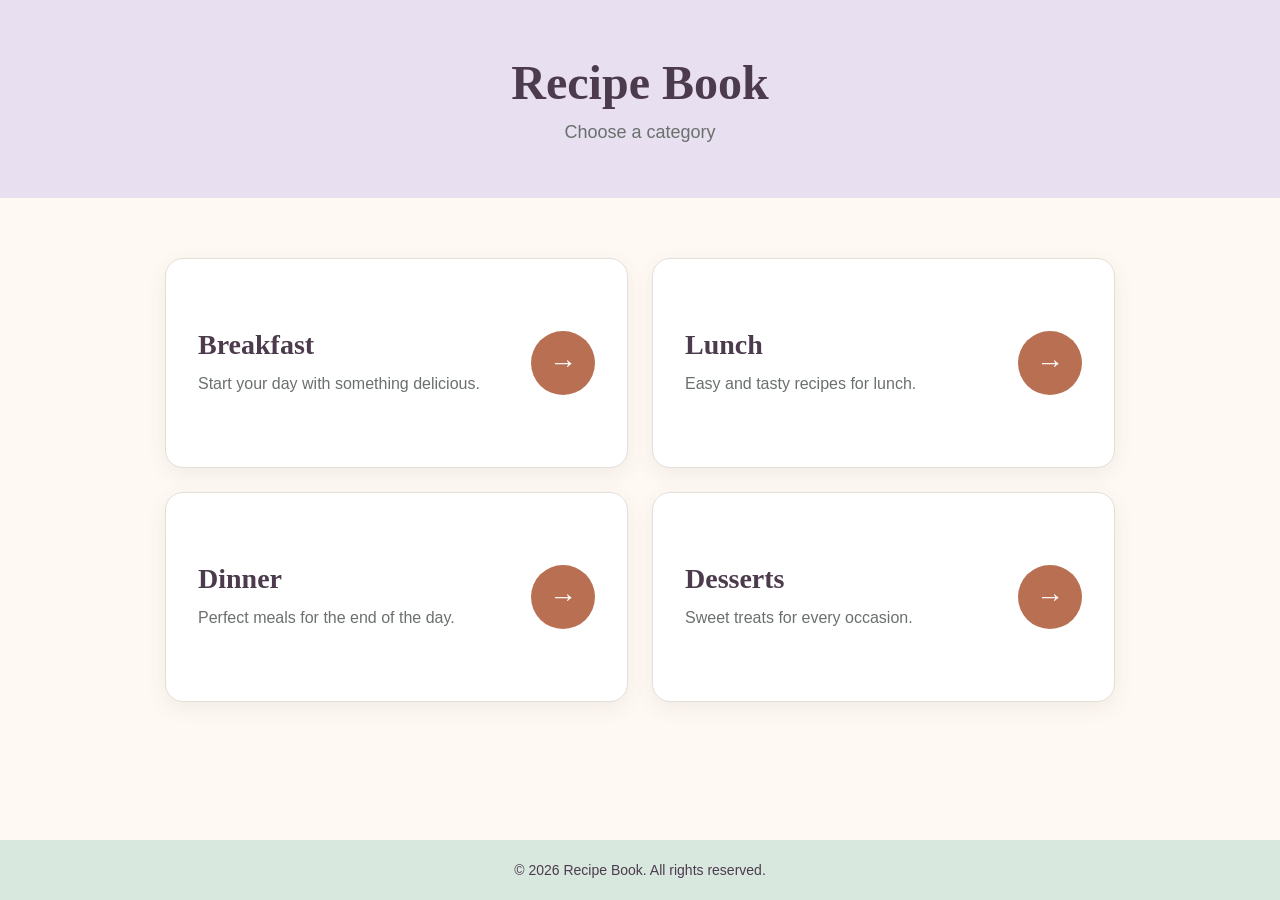
<file: index.html>
<!DOCTYPE html>
<html lang="en">
<head>
    <meta charset="UTF-8">
    <meta name="viewport" content="width=device-width, initial-scale=1.0">
    <title>Recipe Book</title>
    <link rel="stylesheet" href="style.css">
</head>

<body>

    <header>
        <h1>Recipe Book</h1>
        <p>Choose a category</p>
    </header>

    <main>
        <section class="categories">

            <div class="category">
                <div class="category-text">
                    <h2>Breakfast</h2>
                    <p>Start your day with something delicious.</p>
                </div>

                <a href="breakfast.html" class="circle-button">→</a>
            </div>

            <div class="category">
                <div class="category-text">
                    <h2>Lunch</h2>
                    <p>Easy and tasty recipes for lunch.</p>
                </div>

                <a href="lunch.html" class="circle-button">→</a>
            </div>

            <div class="category">
                <div class="category-text">
                    <h2>Dinner</h2>
                    <p>Perfect meals for the end of the day.</p>
                </div>

                <a href="dinner.html" class="circle-button">→</a>
            </div>

            <div class="category">
                <div class="category-text">
                    <h2>Desserts</h2>
                    <p>Sweet treats for every occasion.</p>
                </div>

                <a href="desserts.html" class="circle-button">→</a>
            </div>

        </section>
    </main>

    <footer>
        <p>&copy; 2026 Recipe Book. All rights reserved.</p>
    </footer>

</body>
</html>
</file>
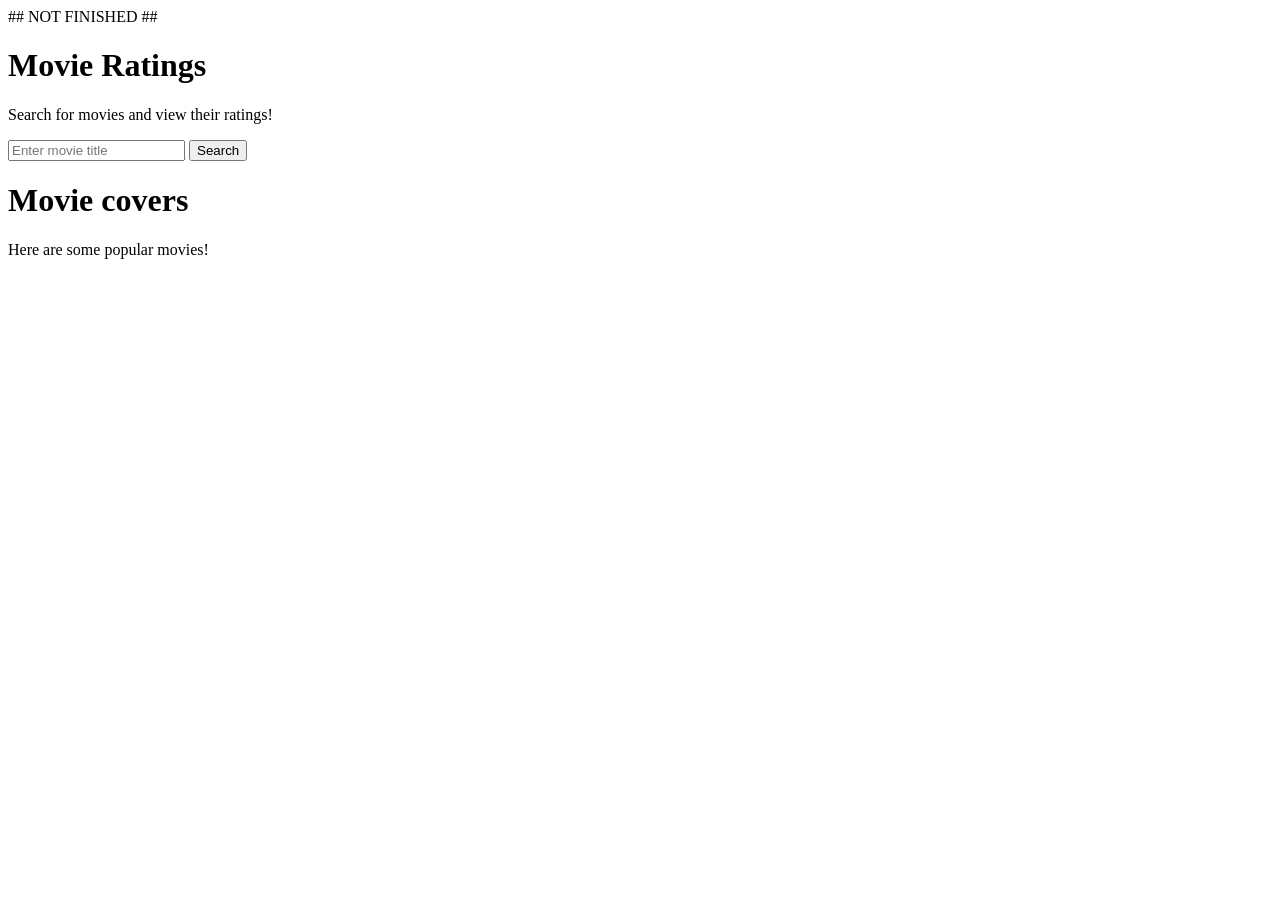
<file: movieRatings.html/index.html>
## NOT FINISHED ##
<!DOCTYPE html>
<html lang="en">
    <head>
        <meta charset="UTF-8">
        <meta name="viewport" content="width=device-width, initial-scale=1.0">
        <title>Movie Ratings</title>
    </head>
    <hero>
        <h1>Movie Ratings</h1>
        <p>Search for movies and view their ratings!</p>

        <form action="/search" method="GET">
            <input type="text" name="query" placeholder="Enter movie title" required>
            <button type="submit">Search</button>
        </form>

    </hero>
    <body>
        <h1>Movie covers</h1>
        <p>Here are some popular movies!</p>    


    </body>
</html>
</file>
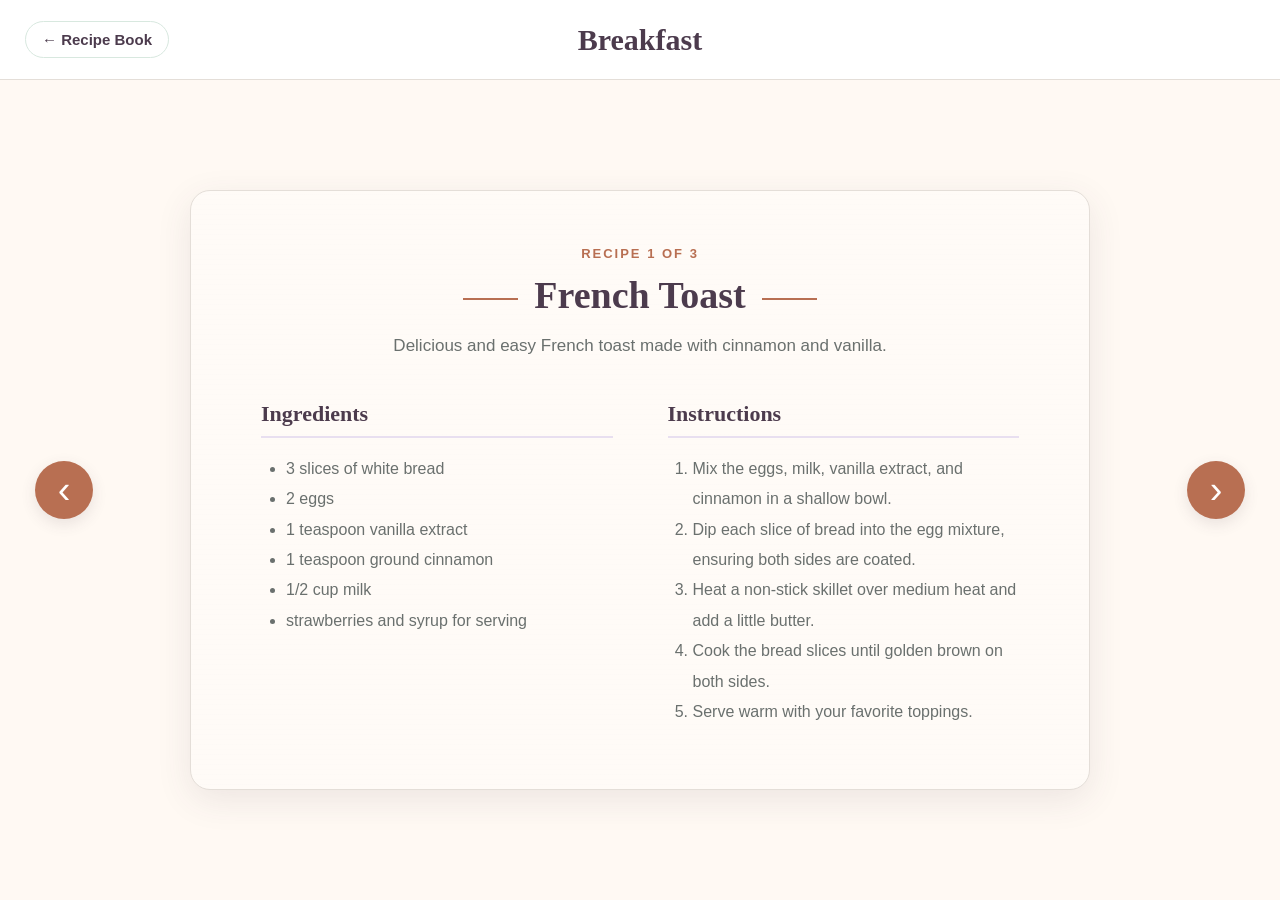
<file: breakfast.html>
<!DOCTYPE html>
<html lang="en">
<head>
    <meta charset="UTF-8">
    <meta name="viewport" content="width=device-width, initial-scale=1.0">
    <title>Breakfast Recipes</title>
    <link rel="stylesheet" href="style.css">
</head>

<body>

<nav class="navbar">
    <a href="index.html" class="home-button">← Recipe Book</a>
    <h1>Breakfast</h1>
</nav>

<main class="recipe-container">

    <button class="page-arrow left-arrow" onclick="previousRecipe()">‹</button>

    <article class="recipe-page">

        <div class="recipe-number" id="recipeNumber">
            Recipe 1 of 3
        </div>

        <h2 id="recipeTitle">French Toast</h2>

        <p class="description" id="recipeDescription">
            Delicious and easy French toast made with cinnamon and vanilla.
        </p>

        <div class="recipe-content">

            <section>
                <h3>Ingredients</h3>
                <ul id="ingredients"></ul>
            </section>

            <section>
                <h3>Instructions</h3>
                <ol id="instructions"></ol>
            </section>

        </div>

    </article>

    <button class="page-arrow right-arrow" onclick="nextRecipe()">›</button>

</main>


<script>

const recipes = [

    {
        title: "French Toast",

        description:
        "Delicious and easy French toast made with cinnamon and vanilla.",

        ingredients: [
            "3 slices of white bread",
            "2 eggs",
            "1 teaspoon vanilla extract",
            "1 teaspoon ground cinnamon",
            "1/2 cup milk",
            "strawberries and syrup for serving"
        ],

        instructions: [
            "Mix the eggs, milk, vanilla extract, and cinnamon in a shallow bowl.",
            "Dip each slice of bread into the egg mixture, ensuring both sides are coated.",
            "Heat a non-stick skillet over medium heat and add a little butter.",
            "Cook the bread slices until golden brown on both sides.",
            "Serve warm with your favorite toppings."
        ]
    },


    {
        title: "Oatmeal with Fresh Berries",

        description:
        "A warm and hearty bowl of oatmeal topped with fresh berries and condensed milk.",

        ingredients: [
            "1 cup of oats",
            "1 cup of water",
            "2 cinnamon sticks",
            "1 teaspoon vanilla extract",
            "1/2 cup of sugar",
            "1/2 cup mixed fresh berries",
            "1 tablespoon of condensed milk or honey for drizzling"
        ],

        instructions: [
            "Add water and cinnamon sticks to a pot and bring to a simmer.",
            "Add the oats and cook until they reach your desired consistency.",
            "Mix in vanilla extract and sugar.",
            "Remove the cinnamon sticks and serve the oatmeal in bowls.",
            "Top with fresh berries and drizzle with condensed milk or honey."
        ]
    },


    {
        title: "Biscuits and Gravy",

        description:
        "A hearty breakfast dish featuring flaky biscuits and creamy gravy.",

        ingredients: [
            "1 pack of ground breakfast sausage",
            "2 tablespoond of butter",
            "1/4 cup of flour",
            "2 cups of milk",
            "Salt",
            "Black pepper"
        ],

        instructions: [
            "brown the sausage until fully cooked.",
            "add in butter and flour and stir for a coumple minutes",
            "add in the milk,salt,and pepper",
            "let it cool for a little to thicken up"
        ]
    }

];

let currentRecipe = 0;


function displayRecipe() {

    const recipe = recipes[currentRecipe];

    document.getElementById("recipeNumber").textContent =
        `Recipe ${currentRecipe + 1} of ${recipes.length}`;

    document.getElementById("recipeTitle").textContent =
        recipe.title;

    document.getElementById("recipeDescription").textContent =
        recipe.description;


    const ingredientsList =
        document.getElementById("ingredients");

    ingredientsList.innerHTML = "";

    recipe.ingredients.forEach(function(ingredient) {

        const li = document.createElement("li");

        li.textContent = ingredient;

        ingredientsList.appendChild(li);

    });


    const instructionsList =
        document.getElementById("instructions");

    instructionsList.innerHTML = "";

    recipe.instructions.forEach(function(instruction) {

        const li = document.createElement("li");

        li.textContent = instruction;

        instructionsList.appendChild(li);

    });

}


function nextRecipe() {

    currentRecipe++;

    if (currentRecipe >= recipes.length) {
        currentRecipe = 0;
    }

    displayRecipe();

}


function previousRecipe() {

    currentRecipe--;

    if (currentRecipe < 0) {
        currentRecipe = recipes.length - 1;
    }

    displayRecipe();

}


displayRecipe();

</script>

</body>
</html>
</file>
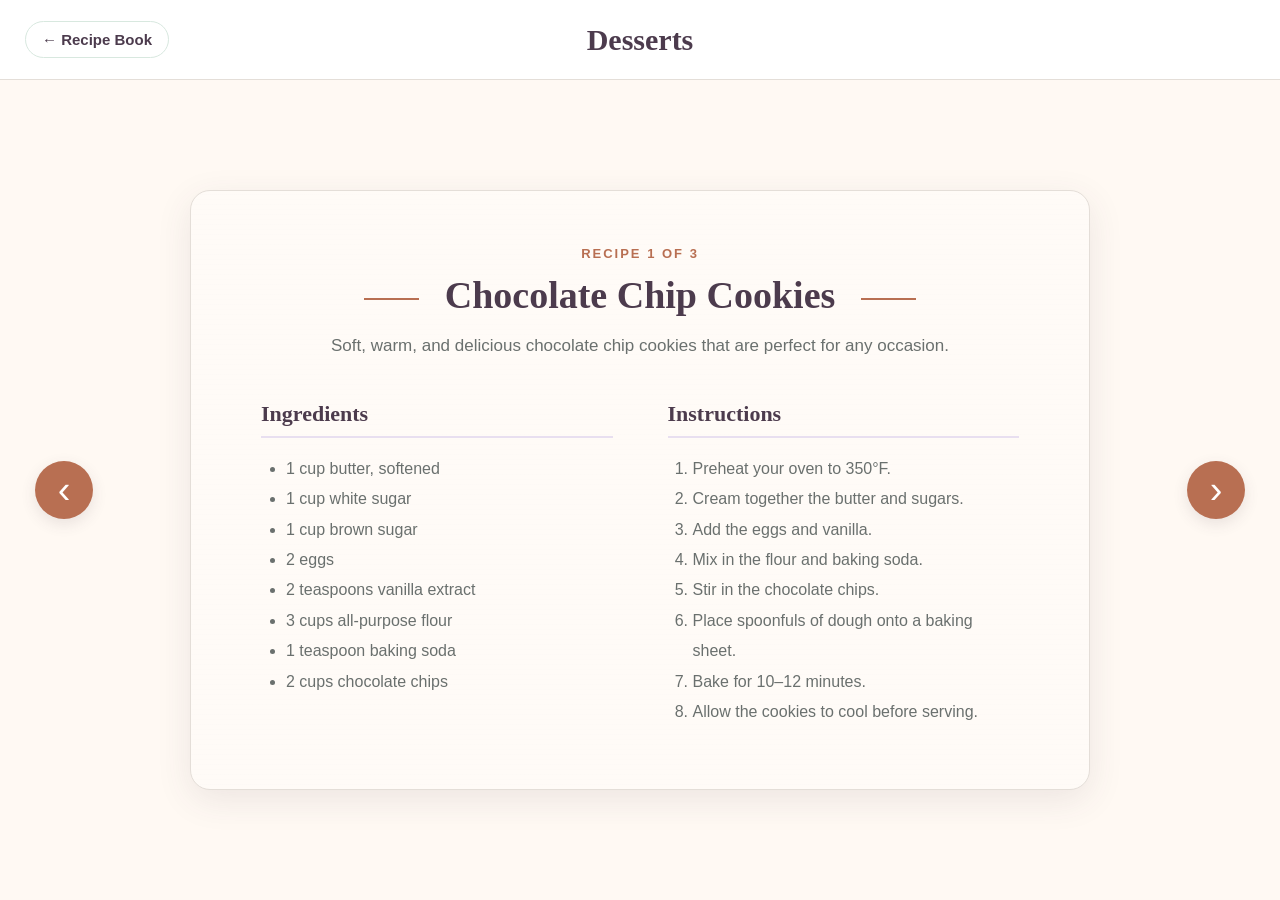
<file: desserts.html>
<!DOCTYPE html>
<html lang="en">
<head>
    <meta charset="UTF-8">
    <meta name="viewport" content="width=device-width, initial-scale=1.0">

    <title>Dessert Recipes</title>

    <link rel="stylesheet" href="style.css">
</head>

<body>

    <!-- Navigation -->
    <nav class="navbar">

        <a href="index.html" class="home-button">
            ← Recipe Book
        </a>

        <h1>Desserts</h1>

    </nav>


    <!-- Recipe Book -->
    <main class="recipe-container">

        <!-- Left Arrow -->
        <button class="page-arrow left-arrow" onclick="previousRecipe()">
            ‹
        </button>


        <!-- Recipe Page -->
        <article class="recipe-page">

            <div class="recipe-number" id="recipeNumber">
                Recipe 1 of 3
            </div>

            <h2 id="recipeTitle">
                Chocolate Chip Cookies
            </h2>

            <p class="description" id="recipeDescription">
                Soft, warm, and delicious chocolate chip cookies
                that are perfect for any occasion.
            </p>


            <div class="recipe-content">

                <!-- Ingredients -->
                <section>

                    <h3>Ingredients</h3>

                    <ul id="ingredients">
                        <li>1 cup butter, softened</li>
                        <li>1 cup white sugar</li>
                        <li>1 cup brown sugar</li>
                        <li>2 eggs</li>
                        <li>2 teaspoons vanilla extract</li>
                        <li>3 cups all-purpose flour</li>
                        <li>1 teaspoon baking soda</li>
                        <li>2 cups chocolate chips</li>
                    </ul>

                </section>


                <!-- Instructions -->
                <section>

                    <h3>Instructions</h3>

                    <ol id="instructions">
                        <li>Preheat your oven to 350°F.</li>
                        <li>Cream together the butter and sugars.</li>
                        <li>Add the eggs and vanilla.</li>
                        <li>Mix in the flour and baking soda.</li>
                        <li>Stir in the chocolate chips.</li>
                        <li>Place spoonfuls of dough onto a baking sheet.</li>
                        <li>Bake for 10–12 minutes.</li>
                        <li>Allow the cookies to cool before serving.</li>
                    </ol>

                </section>

            </div>

        </article>


        <!-- Right Arrow -->
        <button class="page-arrow right-arrow" onclick="nextRecipe()">
            ›
        </button>

    </main>


    <!-- JavaScript -->
    <script>

        const recipes = [

            {
                title: "Chocolate Chip Cookies",

                description:
                    "Soft, warm, and delicious chocolate chip cookies that are perfect for any occasion.",

                ingredients: [
                    "1 cup butter, softened",
                    "1 cup white sugar",
                    "1 cup brown sugar",
                    "2 eggs",
                    "2 teaspoons vanilla extract",
                    "3 cups all-purpose flour",
                    "1 teaspoon baking soda",
                    "2 cups chocolate chips"
                ],

                instructions: [
                    "Preheat your oven to 350°F.",
                    "Cream together the butter and sugars.",
                    "Add the eggs and vanilla.",
                    "Mix in the flour and baking soda.",
                    "Stir in the chocolate chips.",
                    "Place spoonfuls of dough onto a baking sheet.",
                    "Bake for 10–12 minutes.",
                    "Allow the cookies to cool before serving."
                ]
            },


            {
                title: "Classic Cheesecake",

                description:
                    "A creamy cheesecake with a buttery biscuit crust.",

                ingredients: [
                    "2 cups graham cracker crumbs",
                    "½ cup melted butter",
                    "24 oz cream cheese",
                    "1 cup sugar",
                    "3 eggs",
                    "1 teaspoon vanilla extract",
                    "1 cup sour cream"
                ],

                instructions: [
                    "Preheat the oven to 325°F.",
                    "Mix the crumbs and melted butter.",
                    "Press the mixture into a cake pan.",
                    "Beat the cream cheese and sugar together.",
                    "Add the eggs and vanilla.",
                    "Mix in the sour cream.",
                    "Pour the filling over the crust.",
                    "Bake for 55–60 minutes.",
                    "Cool completely before serving."
                ]
            },


            {
                title: "Strawberry Shortcake",

                description:
                    "Sweet strawberries, fluffy whipped cream, and soft shortcake come together in this classic dessert.",

                ingredients: [
                    "2 cups strawberries",
                    "¼ cup sugar",
                    "2 cups flour",
                    "¼ cup sugar",
                    "1 tablespoon baking powder",
                    "½ cup butter",
                    "¾ cup milk",
                    "1 cup whipped cream"
                ],

                instructions: [
                    "Slice the strawberries.",
                    "Mix them with sugar and set aside.",
                    "Mix the flour, sugar, and baking powder.",
                    "Cut in the butter.",
                    "Add the milk and mix gently.",
                    "Bake at 425°F for about 15 minutes.",
                    "Allow the shortcakes to cool.",
                    "Top with strawberries and whipped cream."
                ]
            }

        ];


        let currentRecipe = 0;


        function displayRecipe() {

            const recipe = recipes[currentRecipe];


            // Change recipe number
            document.getElementById("recipeNumber").textContent =
                `Recipe ${currentRecipe + 1} of ${recipes.length}`;


            // Change title
            document.getElementById("recipeTitle").textContent =
                recipe.title;


            // Change description
            document.getElementById("recipeDescription").textContent =
                recipe.description;


            // Change ingredients
            const ingredientsList =
                document.getElementById("ingredients");

            ingredientsList.innerHTML = "";

            recipe.ingredients.forEach(function(ingredient) {

                const li = document.createElement("li");

                li.textContent = ingredient;

                ingredientsList.appendChild(li);

            });


            // Change instructions
            const instructionsList =
                document.getElementById("instructions");

            instructionsList.innerHTML = "";

            recipe.instructions.forEach(function(instruction) {

                const li = document.createElement("li");

                li.textContent = instruction;

                instructionsList.appendChild(li);

            });

        }


        function nextRecipe() {

            currentRecipe++;

            if (currentRecipe >= recipes.length) {
                currentRecipe = 0;
            }

            displayRecipe();

        }


        function previousRecipe() {

            currentRecipe--;

            if (currentRecipe < 0) {
                currentRecipe = recipes.length - 1;
            }

            displayRecipe();

        }

    </script>

</body>
</html>
</file>
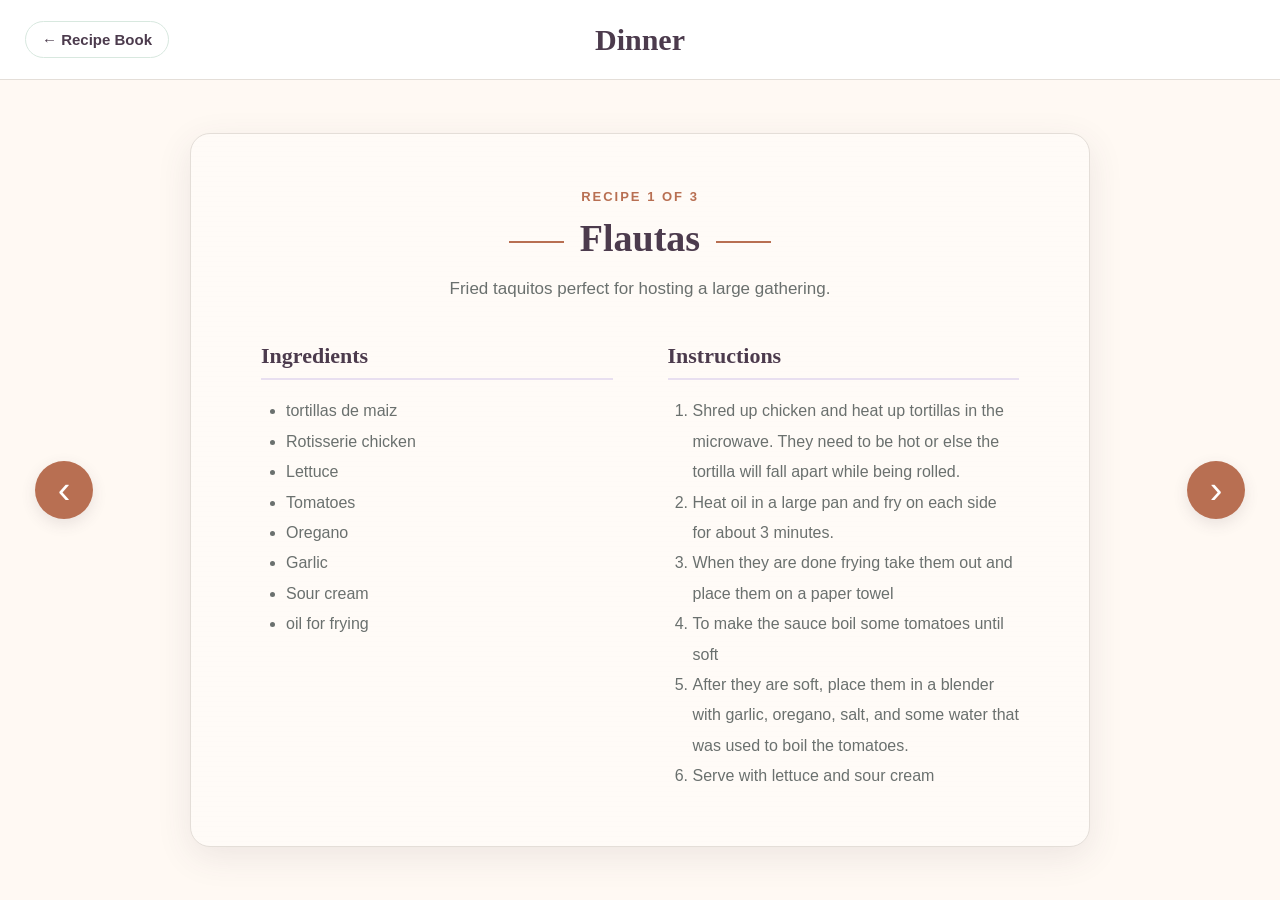
<file: dinner.html>
<!DOCTYPE html>
<html lang="en">
<head>
    <meta charset="UTF-8">
    <meta name="viewport" content="width=device-width, initial-scale=1.0">
    <title>Dinner Recipes</title>
    <link rel="stylesheet" href="style.css">
</head>

<body>

<nav class="navbar">
    <a href="index.html" class="home-button">← Recipe Book</a>
    <h1>Dinner</h1>
</nav>

<main class="recipe-container">

    <button class="page-arrow left-arrow" onclick="previousRecipe()">‹</button>

    <article class="recipe-page">

        <div class="recipe-number" id="recipeNumber">
            Recipe 1 of 3
        </div>

        <h2 id="recipeTitle">Flautas</h2>

        <p class="description" id="recipeDescription">
            Fried taquitos perfect for hosting a large gathering.
        </p>

        <div class="recipe-content">

            <section>
                <h3>Ingredients</h3>
                <ul id="ingredients"></ul>
            </section>

            <section>
                <h3>Instructions</h3>
                <ol id="instructions"></ol>
            </section>

        </div>

    </article>

    <button class="page-arrow right-arrow" onclick="nextRecipe()">›</button>

</main>


<script>

const recipes = [

    {
        title: "Flautas",

        description:
        "Fried taquitos perfect for hosting a large gathering.",

        ingredients: [
            "tortillas de maiz",
            "Rotisserie chicken",
            "Lettuce",
            "Tomatoes",
            "Oregano",
            "Garlic",
            "Sour cream",
            "oil for frying"
        ],

        instructions: [
            "Shred up chicken and heat up tortillas in the microwave. They need to be hot or else the tortilla will fall apart while being rolled.",
            "Heat oil in a large pan and fry on each side for about 3 minutes.",
            "When they are done frying take them out and place them on a paper towel",
            "To make the sauce boil some tomatoes until soft",
            "After they are soft, place them in a blender with garlic, oregano, salt, and some water that was used to boil the tomatoes.",
            "Serve with lettuce and sour cream"
        ]
    },


    {
        title: "Roasted Chicken",

        description:
        "Juicy roasted chicken with crispy skin and flavorful herbs.",

        ingredients: [
            "2 chicken breasts",
            "2 tablespoons olive oil",
            "1 teaspoon garlic powder",
            "1 teaspoon paprika",
            "1 teaspoon Italian seasoning",
            "Salt",
            "Black pepper"
        ],

        instructions: [
            "Preheat the oven to 400°F.",
            "Place the chicken on a baking sheet.",
            "Drizzle the chicken with olive oil.",
            "Season with garlic powder and paprika.",
            "Add Italian seasoning, salt, and pepper.",
            "Roast for approximately 25–30 minutes.",
            "Check that the chicken is fully cooked.",
            "Let the chicken rest before serving."
        ]
    },


    {
        title: "Beef Tacos",

        description:
        "Seasoned beef tacos topped with fresh vegetables and cheese.",

        ingredients: [
            "1 lb ground beef",
            "8 taco shells",
            "1 packet taco seasoning",
            "1 cup shredded lettuce",
            "1 tomato, diced",
            "1 cup shredded cheese",
            "Sour cream",
            "Salsa"
        ],

        instructions: [
            "Brown the ground beef in a pan.",
            "Drain any excess grease.",
            "Add the taco seasoning.",
            "Add water according to the seasoning instructions.",
            "Simmer until the beef is fully seasoned.",
            "Warm the taco shells.",
            "Fill the shells with the beef.",
            "Add lettuce, tomato, and cheese.",
            "Top with sour cream and salsa."
        ]
    }

];

let currentRecipe = 0;


function displayRecipe() {

    const recipe = recipes[currentRecipe];

    document.getElementById("recipeNumber").textContent =
        `Recipe ${currentRecipe + 1} of ${recipes.length}`;

    document.getElementById("recipeTitle").textContent =
        recipe.title;

    document.getElementById("recipeDescription").textContent =
        recipe.description;


    const ingredientsList =
        document.getElementById("ingredients");

    ingredientsList.innerHTML = "";

    recipe.ingredients.forEach(function(ingredient) {

        const li = document.createElement("li");

        li.textContent = ingredient;

        ingredientsList.appendChild(li);

    });


    const instructionsList =
        document.getElementById("instructions");

    instructionsList.innerHTML = "";

    recipe.instructions.forEach(function(instruction) {

        const li = document.createElement("li");

        li.textContent = instruction;

        instructionsList.appendChild(li);

    });

}


function nextRecipe() {

    currentRecipe++;

    if (currentRecipe >= recipes.length) {
        currentRecipe = 0;
    }

    displayRecipe();

}


function previousRecipe() {

    currentRecipe--;

    if (currentRecipe < 0) {
        currentRecipe = recipes.length - 1;
    }

    displayRecipe();

}


displayRecipe();

</script>

</body>
</html>
</file>
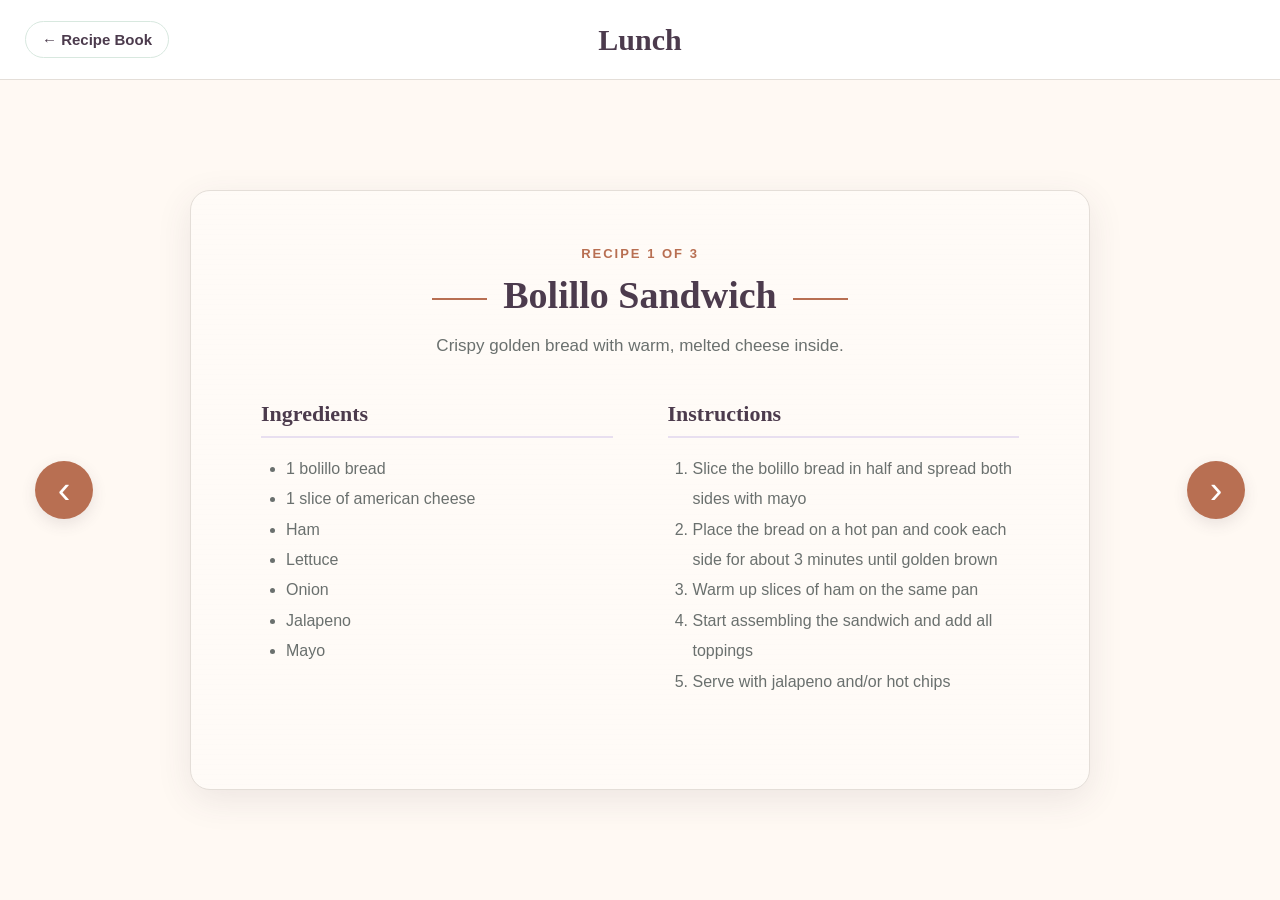
<file: lunch.html>
<!DOCTYPE html>
<html lang="en">
<head>
    <meta charset="UTF-8">
    <meta name="viewport" content="width=device-width, initial-scale=1.0">
    <title>Lunch Recipes</title>
    <link rel="stylesheet" href="style.css">
</head>

<body>

<nav class="navbar">
    <a href="index.html" class="home-button">← Recipe Book</a>
    <h1>Lunch</h1>
</nav>

<main class="recipe-container">

    <button class="page-arrow left-arrow" onclick="previousRecipe()">‹</button>

    <article class="recipe-page">

        <div class="recipe-number" id="recipeNumber">
            Recipe 1 of 3
        </div>

        <h2 id="recipeTitle">Bolillo Sandwich</h2>

        <p class="description" id="recipeDescription">
            A decicious and filling sandwich
        </p>

        <div class="recipe-content">

            <section>
                <h3>Ingredients</h3>
                <ul id="ingredients"></ul>
            </section>

            <section>
                <h3>Instructions</h3>
                <ol id="instructions"></ol>
            </section>

        </div>

    </article>

    <button class="page-arrow right-arrow" onclick="nextRecipe()">›</button>

</main>


<script>

const recipes = [

    {
        title: "Bolillo Sandwich",

        description:
        "Crispy golden bread with warm, melted cheese inside.",

        ingredients: [
            "1 bolillo bread",
            "1 slice of american cheese",
            "Ham",
            "Lettuce",
            "Onion",
            "Jalapeno",
            "Mayo"
        ],

        instructions: [
            "Slice the bolillo bread in half and spread both sides with mayo",
            "Place the bread on a hot pan and cook each side for about 3 minutes until golden brown",
            "Warm up slices of ham on the same pan",
            "Start assembling the sandwich and add all toppings",
            "Serve with jalapeno and/or hot chips"
        ]
    },


    {
        title: "Chicken Salad",

        description:
        "A cold chicken salad for everyday",

        ingredients: [
            "1 shredded rotisserie chicken",
            "jalapeno juice",
            "Mayo",
            "lettuce",
            "Salt",
            "Black pepper",
            "1 can of corn"
        ],

        instructions: [
            "Add all ingredients to a large bowl and mix",
            "Serve with salt crackers"
        ]
    },


    {
        title: "Shrimp and rice",

        description:
        "Flavorful shrimp and rice dish with cajun sauce",

        ingredients: [
            "Sliced onion",
            "Shrimp",
            "Rice",
            "cajun seasoning",
            "Butter",
            "Minced garlic"
        ],

        instructions: [
            "Cook white rice like you normally would with water and butter.",
            "In a seperate pan add minced garlic and butter.",
            "Season your shrimp however you'd like and cook them fully",
            "To make the cajun shrimp you will add garlic, cajun seasoning and butter to a pan and cook until the onion is translucent.",
            "Assemble meal with a serving of rice, shrimp, and some cajun sauce"
        ]
    }

];

let currentRecipe = 0;


function displayRecipe() {

    const recipe = recipes[currentRecipe];

    document.getElementById("recipeNumber").textContent =
        `Recipe ${currentRecipe + 1} of ${recipes.length}`;

    document.getElementById("recipeTitle").textContent =
        recipe.title;

    document.getElementById("recipeDescription").textContent =
        recipe.description;


    const ingredientsList =
        document.getElementById("ingredients");

    ingredientsList.innerHTML = "";

    recipe.ingredients.forEach(function(ingredient) {

        const li = document.createElement("li");

        li.textContent = ingredient;

        ingredientsList.appendChild(li);

    });


    const instructionsList =
        document.getElementById("instructions");

    instructionsList.innerHTML = "";

    recipe.instructions.forEach(function(instruction) {

        const li = document.createElement("li");

        li.textContent = instruction;

        instructionsList.appendChild(li);

    });

}


function nextRecipe() {

    currentRecipe++;

    if (currentRecipe >= recipes.length) {
        currentRecipe = 0;
    }

    displayRecipe();

}


function previousRecipe() {

    currentRecipe--;

    if (currentRecipe < 0) {
        currentRecipe = recipes.length - 1;
    }

    displayRecipe();

}


displayRecipe();

</script>

</body>
</html>
</file>
<file: style.css>
* {
    box-sizing: border-box;
    margin: 0;
    padding: 0;
}

body {
    font-family: "Trebuchet MS", Arial, sans-serif;
    background-color: #FFF9F3;
    color: #4C3B4D;
    min-height: 100vh;
    display: flex;
    flex-direction: column;
}

/* -------- HEADER-------*/

header {
    text-align: center;
    background-color: #E8DFF0;
    color: #4C3B4D;
    padding: 55px 20px;
}

header h1 {
    font-family: Georgia, "Times New Roman", serif;
    font-size: 48px;
    font-weight: 600;
    margin-bottom: 12px;
}

header p {
    font-size: 18px;
    color: #6A706E;
}

/* ----------MAIN----------*/

main {
    flex: 1;
    padding: 60px 20px;
}

/* ---------SECTION DIVIDER-----*/

.section-divider {
    width: 70px;
    height: 3px;
    background-color: #B86F52;
    border-radius: 10px;
    margin: 25px auto 40px;
}

/* -------------CATEGORY CONTAINERS---------*/

.categories {
    max-width: 950px;
    margin: auto;
    display: grid;
    grid-template-columns: 1fr 1fr;
    gap: 24px;
}

.category {
    background-color: #FFFFFF;
    min-height: 210px;
    padding: 32px;

    border: 1px solid #E4DED8;
    border-radius: 18px;

    display: flex;
    align-items: center;
    justify-content: space-between;

    box-shadow: 0 6px 20px rgba(76, 59, 77, 0.08);

    transition:
        transform 0.25s ease,
        box-shadow 0.25s ease;
}

/* Card hover */

.category:hover {
    transform: translateY(-5px);
    box-shadow: 0 12px 28px rgba(76, 59, 77, 0.13);
}

/* Text ON HOME */

.category-text {
    max-width: 72%;
}

.category h2 {
    font-family: Georgia, "Times New Roman", serif;
    font-size: 28px;
    font-weight: 600;
    color: #4C3B4D;
    margin-bottom: 10px;
}

.category p {
    font-size: 16px;
    line-height: 1.6;
    color: #6A706E;
}

/* ---------------CIRCLE BUTTON------ */

.circle-button {
    width: 64px;
    height: 64px;

    background-color: #B86F52;
    color: #FFFFFF;

    border: none;
    border-radius: 50%;

    display: flex;
    align-items: center;
    justify-content: center;

    text-decoration: none;
    font-size: 28px;
    font-weight: bold;

    flex-shrink: 0;

    transition:
        transform 0.25s ease,
        background-color 0.25s ease,
        box-shadow 0.25s ease;
}

.circle-button:hover {
    background-color: #4C3B4D;
    transform: scale(1.08);
    box-shadow: 0 6px 15px rgba(76, 59, 77, 0.18);
}

.circle-button:active {
    transform: scale(0.95);
}

/* -----------FOOTER ON INDEX------ */

footer {
    text-align: center;
    background-color: #D8E8DF;
    color: #4C3B4D;
    padding: 22px;
    font-size: 14px;
}

/* -------------DESSERT RECIPE BOOK------ */

.navbar {
    height: 80px;

    background-color: #FFFFFF;
    color: #4C3B4D;

    display: flex;
    align-items: center;
    justify-content: center;

    position: relative;

    border-bottom: 1px solid #E4DED8;
}

.navbar h1 {
    font-family: Georgia, "Times New Roman", serif;
    font-size: 30px;
    font-weight: 600;
}

/* --------------HOME BUTTON-----------*/

.home-button {
    position: absolute;
    left: 25px;

    color: #4C3B4D;
    text-decoration: none;

    font-size: 15px;
    font-weight: 600;

    padding: 9px 16px;

    border: 1px solid #D8E8DF;
    border-radius: 20px;

    transition:
        background-color 0.2s ease,
        color 0.2s ease;
}

.home-button:hover {
    background-color: #D8E8DF;
    color: #4C3B4D;
}

/* ---------RECIPE AREA---------------*/

.recipe-container {
    min-height: calc(100vh - 80px);

    display: flex;
    align-items: center;
    justify-content: center;

    position: relative;

    padding: 50px 120px;
}

/* ------------RECIPE PAGE----------- */

.recipe-page {
    background-color: #FFF9F3;

    width: 100%;
    max-width: 900px;
    min-height: 600px;

    padding: 55px 70px;

    border: 1px solid #E4DED8;
    border-radius: 20px;

    box-shadow:
        0 10px 35px rgba(76, 59, 77, 0.10);

    /* Subtle paper texture */
    background-image:
        linear-gradient(
            rgba(255, 255, 255, 0.35),
            rgba(255, 255, 255, 0.35)
        ),
        repeating-linear-gradient(
            0deg,
            transparent,
            transparent 4px,
            rgba(76, 59, 77, 0.018) 5px
        );
}

/* ------------RECIPE NUMBER----------- */

.recipe-number {
    text-align: center;

    color: #B86F52;

    font-size: 13px;
    font-weight: bold;

    text-transform: uppercase;
    letter-spacing: 2px;

    margin-bottom: 12px;
}

/* -------------- RECIPE TITLE------- */

.recipe-page h2 {
    text-align: center;

    font-family: Georgia, "Times New Roman", serif;

    color: #4C3B4D;

    font-size: 38px;
    font-weight: 600;

    margin-bottom: 15px;
}

/* Heading divider */

.recipe-page h2::before,
.recipe-page h2::after {
    content: "";

    display: inline-block;

    width: 55px;
    height: 2px;

    background-color: #B86F52;

    vertical-align: middle;

    margin: 0 16px;
}

/* -------DESCRIPTION--------- */

.description {
    text-align: center;

    color: #6A706E;

    font-size: 17px;
    line-height: 1.7;

    max-width: 650px;

    margin: 0 auto 40px;
}

/* --------INGREDIENTS / INSTRUCTIONS----------*/

.recipe-content {
    display: grid;
    grid-template-columns: 1fr 1fr;
    gap: 55px;
}

.recipe-content h3 {
    color: #4C3B4D;

    font-family: Georgia, "Times New Roman", serif;

    font-size: 22px;
    font-weight: 600;

    margin-bottom: 16px;

    border-bottom: 2px solid #E8DFF0;

    padding-bottom: 9px;
}

.recipe-content ul,
.recipe-content ol {
    padding-left: 25px;

    color: #6A706E;

    font-size: 16px;
    line-height: 1.9;
}

/* ================================
   CIRCLE ARROWS
================================ */

.page-arrow {
    width: 58px;
    height: 58px;

    background-color: #B86F52;
    color: #FFFFFF;

    border: none;
    border-radius: 50%;

    font-size: 38px;

    display: flex;
    align-items: center;
    justify-content: center;

    line-height: 1;

    position: absolute;

    top: 50%;

    transform: translateY(-50%);

    cursor: pointer;

    z-index: 5;

    box-shadow: 0 5px 15px rgba(76, 59, 77, 0.12);

    transition:
        background-color 0.25s ease,
        transform 0.25s ease,
        box-shadow 0.25s ease;
}

.left-arrow {
    left: 35px;
}

.right-arrow {
    right: 35px;
}

.page-arrow:hover {
    background-color: #4C3B4D;

    transform:
        translateY(-50%)
        scale(1.08);

    box-shadow: 0 8px 20px rgba(76, 59, 77, 0.18);
}

/* ================================
   MOBILE
================================ */

@media (max-width: 800px) {

    .navbar {
        height: 70px;
    }

    .navbar h1 {
        font-size: 24px;
    }

    .home-button {
        font-size: 13px;
        left: 10px;
        padding: 7px 11px;
    }

    .recipe-container {
        padding: 30px 55px;
    }

    .recipe-page {
        padding: 40px 25px;
    }

    .recipe-page h2 {
        font-size: 30px;
    }

    .recipe-content {
        grid-template-columns: 1fr;
        gap: 30px;
    }

    .page-arrow {
        width: 48px;
        height: 48px;
        font-size: 32px;
    }

    .left-arrow {
        left: 6px;
    }

    .right-arrow {
        right: 6px;
    }
}

@media (max-width: 650px) {

    header {
        padding: 40px 20px;
    }

    header h1 {
        font-size: 36px;
    }

    .categories {
        grid-template-columns: 1fr;
    }

    .category {
        min-height: 180px;
        padding: 25px;
    }

    .category h2 {
        font-size: 25px;
    }

    .circle-button {
        width: 55px;
        height: 55px;
        font-size: 24px;
    }

    /* Hide heading lines on small screens */
    .recipe-page h2::before,
    .recipe-page h2::after {
        display: none;
    }
}
</file>
